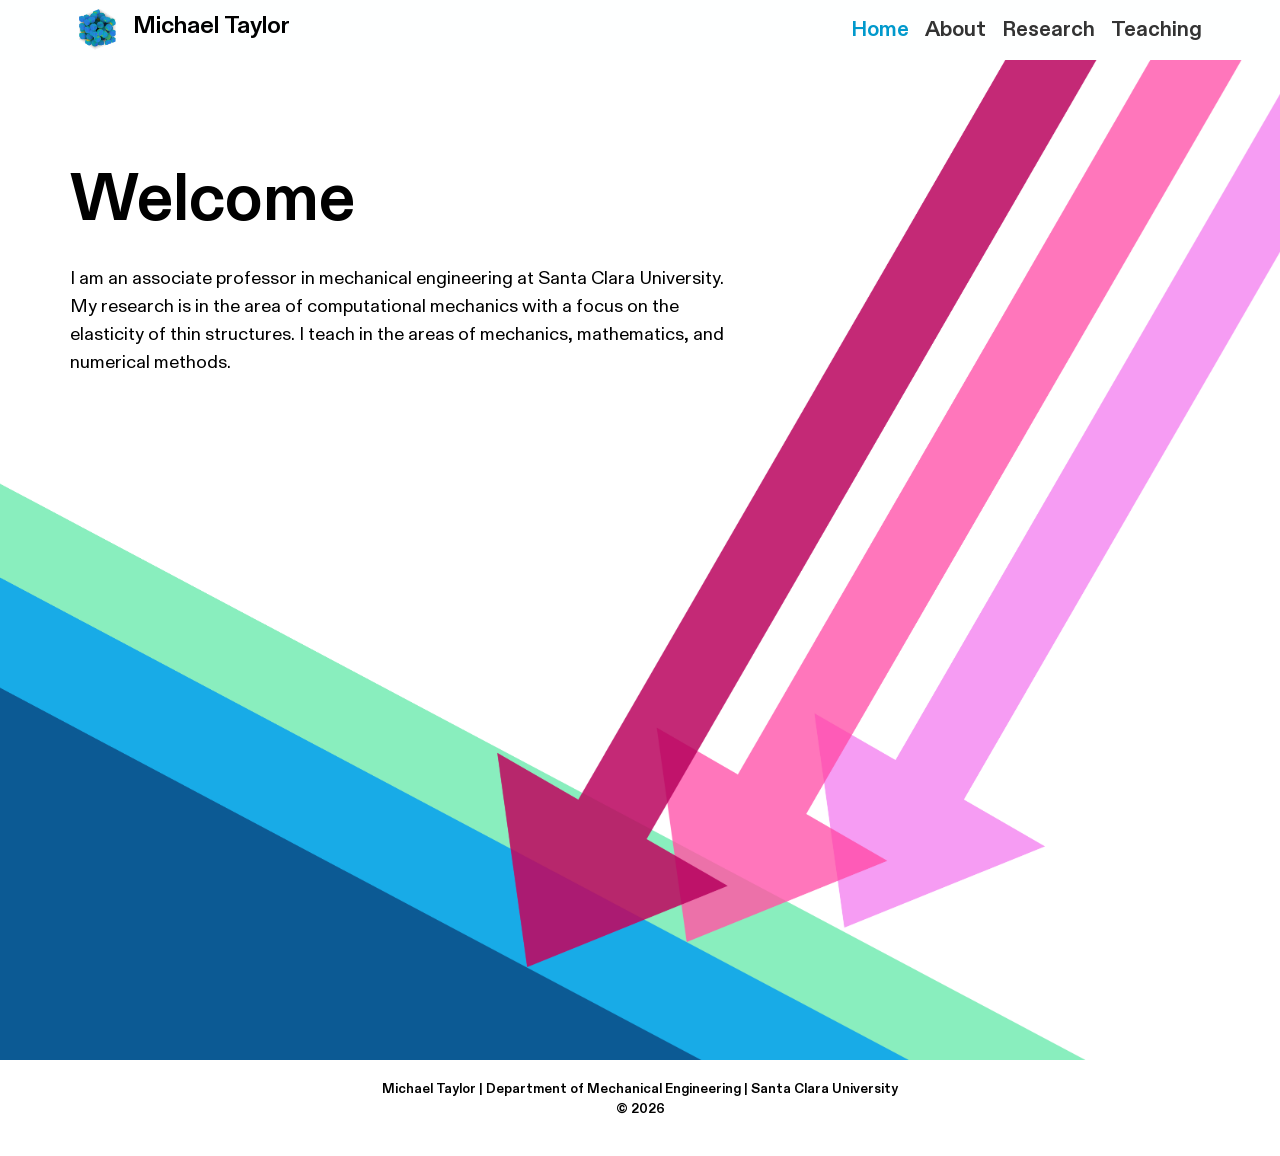
<file: index.html>
<!doctype html>
<html lang="en">
<head>
    <meta charset="utf-8">
    <meta name="keywords" content="">
    <meta name="description" content="">
    <meta name="viewport" content="width=device-width, initial-scale=1.0, viewport-fit=cover">
	<link rel="canonical" href="https://mickjt.github.io/">
	<meta name="robots" content="index, follow">
    <link rel="shortcut icon" type="image/png" href="favicon.png">
    
	<link rel="stylesheet" type="text/css" href="./css/bootstrap.min.css?1528">
	<link rel="stylesheet" type="text/css" href="style.css?191">
	<link rel="stylesheet" type="text/css" href="./css/animate.min.css?8458">
	
    <title>Home</title>


    
<!-- Analytics -->
 
<!-- Analytics END -->
    
</head>
<body>

<!-- Preloader -->
<div id="page-loading-blocs-notifaction" class="page-preloader"></div>
<!-- Preloader END -->


<!-- Main container -->
<div class="page-container">
    
<!-- bloc-0 -->
<div class="bloc bgc-1686 l-bloc sticky-nav" id="bloc-0">
	<div class="container bloc-sm bloc-no-padding-lg">
		<div class="row">
			<div class="col">
				<nav class="navbar navbar-light row navbar-expand-md pt-lg-0 pb-lg-0" role="navigation">
					<div class="container-fluid">
						<a class="navbar-brand img-protected link-style ltc-3036" href="./" data-active-page="active-page-link"><picture><source type="image/webp" srcset="img/particles.webp"><img src="img/particles.png" alt="logo" class="me-2" width="55" height="50"></picture>Michael Taylor</a>
						<button id="nav-toggle" type="button" class="ui-navbar-toggler navbar-toggler border-0 p-0 ms-auto" aria-expanded="false" aria-label="Toggle navigation" data-bs-toggle="collapse" data-bs-target=".navbar-31068">
							<span class="navbar-toggler-icon"><svg height="32" viewBox="0 0 32 32" width="32"><path class="svg-menu-icon" d="m2 9h28m-28 7h28m-28 7h28"></path></svg></span>
						</button>
						<div class="collapse navbar-collapse navbar-31068">
								<ul class="site-navigation nav navbar-nav ms-auto">
									<li class="nav-item">
										<a href="./" data-active-page="active-page-link" class="nav-link">Home</a>
									</li>
									<li class="nav-item">
										<a href="./about/" class="a-btn nav-link">About</a>
									</li>
									<li class="nav-item">
										<a href="./research/" class="a-btn nav-link">Research</a>
									</li>
									<li class="nav-item">
										<a href="./teaching/" class="a-btn nav-link">Teaching</a>
									</li>
								</ul>
							</div>
					</div>
				</nav>
			</div>
		</div>
	</div>
</div>
<!-- bloc-0 END -->

<!-- bloc-1 -->
<div class="bloc d-bloc bloc-bg-img" id="bloc-1">
	<div class="container bloc-lg">
		<div class="row">
			<div class="text-start col-lg-7">
				<h1 class="mb-4 h1-style">
					Welcome
				</h1>
				<p class="p-3-style">
					I am an associate professor in mechanical engineering at Santa Clara University. My research is in the area of computational mechanics with a focus on the elasticity of thin structures. I teach in the areas of mechanics, mathematics, and numerical methods.<br>
				</p>
			</div>
		</div>
	</div>
</div>
<!-- bloc-1 END -->

<!-- ScrollToTop Button -->
<button aria-label="Scroll to top button" class="bloc-button btn btn-d scrollToTop" onclick="scrollToTarget('1',this)"><svg xmlns="http://www.w3.org/2000/svg" width="22" height="22" viewBox="0 0 32 32"><path class="scroll-to-top-btn-icon" d="M30,22.656l-14-13-14,13"/></svg></button>
<!-- ScrollToTop Button END-->


<!-- bloc-6 -->
<div class="bloc l-bloc" id="bloc-6">
	<div class="container bloc-lg bloc-sm-lg">
		<div class="row">
			<div class="col-12">
				<p class="text-lg-center footer-style mx-auto d-block text-sm-center text-center">
					Michael Taylor | Department of Mechanical Engineering | Santa Clara University<br>© 2026
				</p>
			</div>
		</div>
	</div>
</div>
<!-- bloc-6 END -->

</div>
<!-- Main container END -->
    


<!-- Additional JS -->
<script src="./js/bootstrap.bundle.min.js?8088"></script>
<script src="./js/blocs.min.js?9020"></script>
<script src="./js/lazysizes.min.js" defer></script><!-- Additional JS END -->


</body>
</html>
</file>
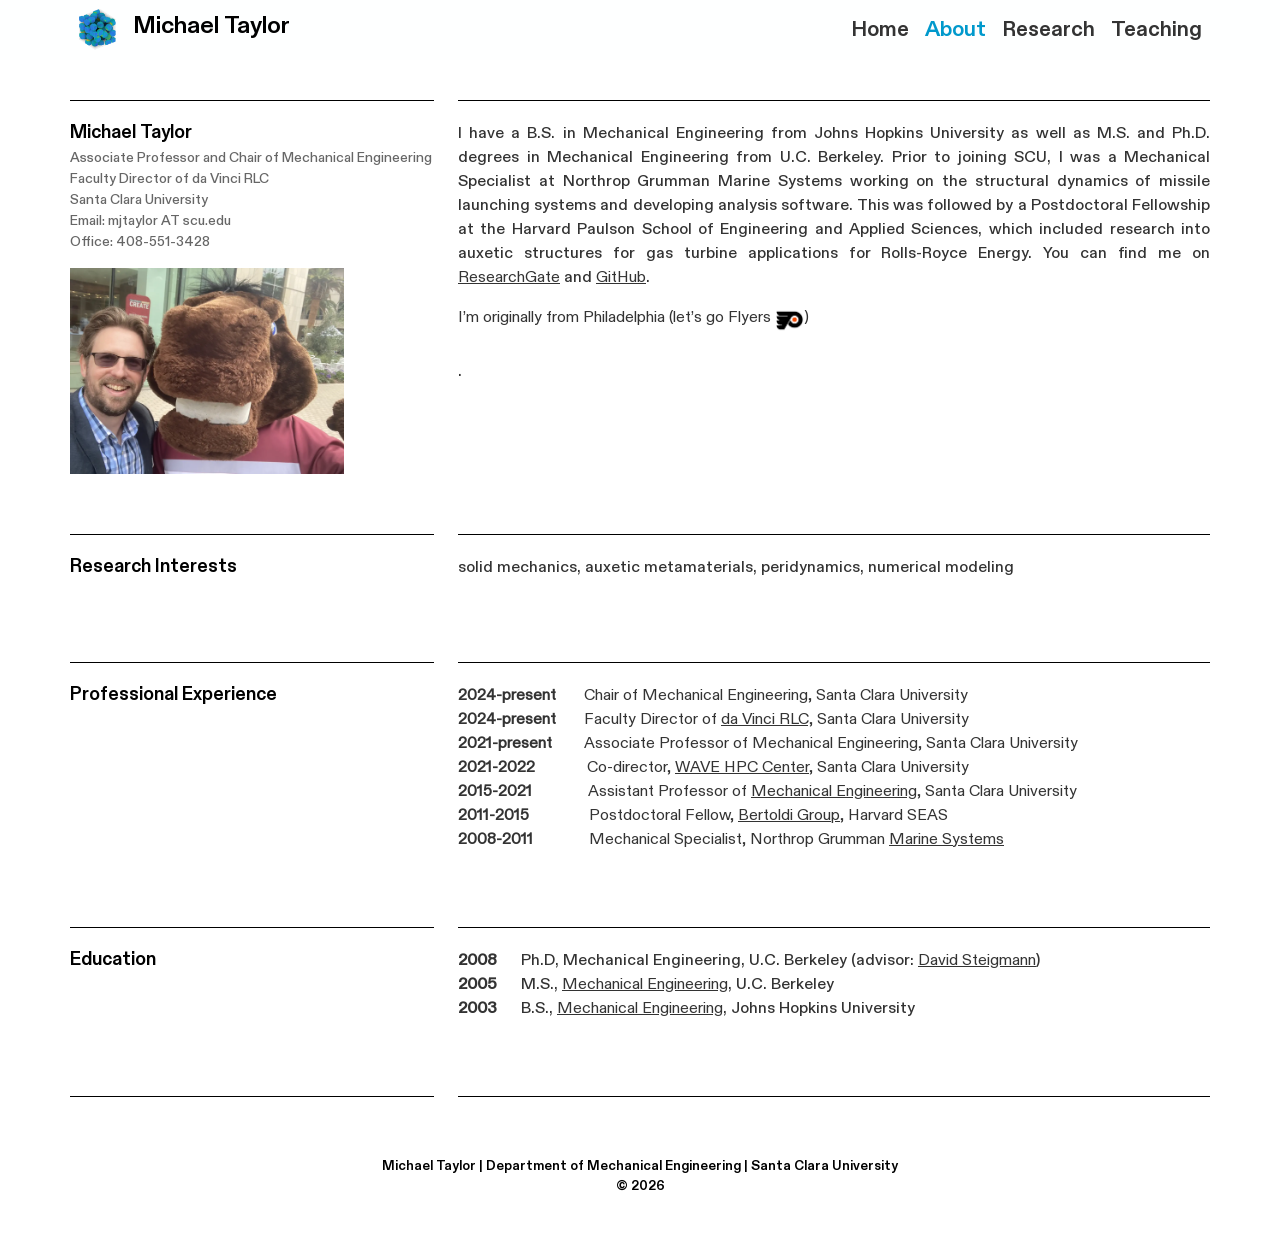
<file: about/index.html>
<!doctype html>
<html lang="en">
<head>
    <meta charset="utf-8">
    <meta name="keywords" content="">
    <meta name="description" content="">
    <meta name="viewport" content="width=device-width, initial-scale=1.0, viewport-fit=cover">
	<link rel="canonical" href="https://mickjt.github.io/about/">
	<meta name="robots" content="index, follow">
    <link rel="shortcut icon" type="image/png" href="../favicon.png">
    
	<link rel="stylesheet" type="text/css" href="../css/bootstrap.min.css?1528">
	<link rel="stylesheet" type="text/css" href="../style.css?191">
	<link rel="stylesheet" type="text/css" href="../css/animate.min.css?8458">
	
    <title>About</title>


    
<!-- Analytics -->
 
<!-- Analytics END -->
    
</head>
<body data-clean-url="true">

<!-- Preloader -->
<div id="page-loading-blocs-notifaction" class="page-preloader"></div>
<!-- Preloader END -->


<!-- Main container -->
<div class="page-container">
    
<!-- bloc-0 -->
<div class="bloc bgc-1686 l-bloc sticky-nav" id="bloc-0">
	<div class="container bloc-sm bloc-no-padding-lg">
		<div class="row">
			<div class="col">
				<nav class="navbar navbar-light row navbar-expand-md pt-lg-0 pb-lg-0" role="navigation">
					<div class="container-fluid">
						<a class="navbar-brand img-protected link-style ltc-3036" href="../"><picture><source type="image/webp" srcset="../img/particles.webp"><img src="../img/particles.png" alt="logo" class="me-2" width="55" height="50"></picture>Michael Taylor</a>
						<button id="nav-toggle" type="button" class="ui-navbar-toggler navbar-toggler border-0 p-0 ms-auto" aria-expanded="false" aria-label="Toggle navigation" data-bs-toggle="collapse" data-bs-target=".navbar-31068">
							<span class="navbar-toggler-icon"><svg height="32" viewBox="0 0 32 32" width="32"><path class="svg-menu-icon" d="m2 9h28m-28 7h28m-28 7h28"></path></svg></span>
						</button>
						<div class="collapse navbar-collapse navbar-31068">
								<ul class="site-navigation nav navbar-nav ms-auto">
									<li class="nav-item">
										<a href="../" class="nav-link">Home</a>
									</li>
									<li class="nav-item">
										<a href="." data-active-page="active-page-link" class="a-btn nav-link">About</a>
									</li>
									<li class="nav-item">
										<a href="../research/" class="a-btn nav-link">Research</a>
									</li>
									<li class="nav-item">
										<a href="../teaching/" class="a-btn nav-link">Teaching</a>
									</li>
								</ul>
							</div>
					</div>
				</nav>
			</div>
		</div>
	</div>
</div>
<!-- bloc-0 END -->

<!-- - -->
<div class="bloc none l-bloc" id="-">
	<div class="container bloc-lg bloc-sm-lg">
		<div class="row">
			<div class="col-sm-4 col text-start">
				<div class="divider-h divider">
				</div>
				<h5 class="mb-4 mb-lg-1 h5-style">
					<strong>Michael Taylor</strong>
				</h5>
				<p class="p-style">
					Associate Professor and Chair of Mechanical Engineering<br>Faculty Director of da Vinci RLC<br>Santa Clara University<br>Email: mjtaylor AT scu.edu<br>Office: 408-551-3428
				</p><picture><source type="image/webp" srcset="../img/lazyload-ph.png" data-srcset="../img/buckyTaylor.webp"><img src="../img/lazyload-ph.png" data-src="../img/buckyTaylor.png" class="img-fluid img-protected img-3-style float-lg-none lazyload" alt="buckyTaylor" width="274" height="206"></picture>
			</div>
			<div class="col-sm-8 col text-start offset-lg-0">
				<div class="divider-h divider">
				</div>
				<p class="text-justify p-2-style">
					I have a B.S. in Mechanical Engineering from Johns Hopkins University as well as M.S. and Ph.D. degrees in Mechanical Engineering from U.C. Berkeley. Prior to joining SCU, I was a Mechanical Specialist at Northrop Grumman Marine Systems working on the structural dynamics of missile launching systems and developing analysis software. This was followed by a Postdoctoral Fellowship at the Harvard Paulson School of Engineering and Applied Sciences, which included research into auxetic structures for gas turbine applications for Rolls-Royce Energy. You can find me on <a href="https://www.researchgate.net/profile/Michael_Taylor57" target="_blank">ResearchGate</a> and <a href="https://github.com/mickjt" target="_blank">GitHub</a>.<br>
				</p>
				<p class="mb-4">
					I’m originally from Philadelphia (let’s go Flyers&nbsp;<picture><source type="image/webp" srcset="../img/lazyload-ph.png" data-srcset="../img/flyers.webp"><img class="img-fluid img-protected img-flye-style lazyload" src="../img/lazyload-ph.png" data-src="../img/flyers.jpg" alt="flyers" width="29" height="29"></picture>)
				</p>
				<p class="text-justify p-2-style">
					.
				</p>
			</div>
		</div>
	</div>
</div>
<!-- - END -->

<!-- bloc-3 -->
<div class="bloc l-bloc" id="bloc-3">
	<div class="container bloc-lg bloc-sm-lg">
		<div class="row">
			<div class="col-sm-4 col text-start">
				<div class="divider-h divider">
				</div>
				<h5 class="mb-4 h5-style">
					<strong>Research Interests</strong>
				</h5>
			</div>
			<div class="col-sm-8 col text-start">
				<div class="divider-h divider">
				</div>
				<p class="p-2-style">
					solid mechanics, auxetic metamaterials, peridynamics, numerical modeling
				</p>
			</div>
		</div>
	</div>
</div>
<!-- bloc-3 END -->

<!-- bloc-4 -->
<div class="bloc l-bloc none" id="bloc-4">
	<div class="container bloc-lg bloc-sm-lg">
		<div class="row">
			<div class="col-sm-4 col text-start">
				<div class="divider-h divider">
				</div>
				<h5 class="mb-4 h5-style">
					<strong>Professional Experience</strong>
				</h5>
			</div>
			<div class="col-sm-8 col text-start">
				<div class="divider-h divider">
				</div>
				<p class="btn-resize-mode p-5-style text-lg-start float-lg-none">
					<strong>2024-present &nbsp; &nbsp; &nbsp;&nbsp;</strong>Chair of Mechanical Engineering, Santa Clara University<br><strong>2024-present &nbsp; &nbsp; &nbsp;&nbsp;</strong>Faculty Director of <a href="https://www.scu.edu/living/discover/fysy/casa/" target="_blank">da Vinci RLC,</a> Santa Clara University<strong><br>2021-present &nbsp; &nbsp; &nbsp; &nbsp;</strong>Associate Professor of Mechanical Engineering, Santa Clara University<br><strong>2021-2022&nbsp;</strong>&nbsp; &nbsp; &nbsp; &nbsp; &nbsp; &nbsp; Co-director, <a href="https://www.scu.edu/wave/" target="_blank">WAVE HPC Center</a>, Santa Clara University <br><strong>2015-2021</strong>&nbsp; &nbsp; &nbsp; &nbsp; &nbsp; &nbsp; &nbsp; Assistant Professor of <a href="https://www.scu.edu/engineering/academic-programs/department-of-mechanical-engineering/" target="_blank">Mechanical Engineering</a>, Santa Clara University<br><strong>2011-2015</strong>&nbsp; &nbsp; &nbsp; &nbsp; &nbsp; &nbsp; &nbsp; &nbsp;Postdoctoral Fellow, <a href="https://bertoldi.seas.harvard.edu" target="_blank">Bertoldi Group</a>, Harvard SEAS<br><strong>2008-2011</strong>&nbsp; &nbsp; &nbsp; &nbsp; &nbsp; &nbsp; &nbsp; Mechanical Specialist, Northrop Grumman <a href="https://www.northropgrumman.com/careers/northrop-grumman-in-sunnyvale-california/" target="_blank">Marine Systems</a>
				</p>
			</div>
		</div>
	</div>
</div>
<!-- bloc-4 END -->

<!-- bloc-5 -->
<div class="bloc l-bloc" id="bloc-5">
	<div class="container bloc-lg bloc-sm-lg">
		<div class="row">
			<div class="col-sm-4 col text-start">
				<div class="divider-h divider">
				</div>
				<h5 class="mb-4 h5-style">
					<strong>Education</strong>
				</h5>
			</div>
			<div class="col-sm-8 col text-start">
				<div class="divider-h divider">
				</div>
				<p class="p-2-style text-justify">
					<strong>2008</strong>&nbsp; &nbsp; &nbsp; Ph.D, Mechanical Engineering, U.C. Berkeley (advisor: <a href="https://me.berkeley.edu/people/david-steigmann/" target="_blank">David Steigmann</a>)<br><strong>2005</strong>&nbsp; &nbsp; &nbsp; M.S., <a href="https://me.berkeley.edu" target="_blank">Mechanical Engineering</a>, U.C. Berkeley<br><strong>2003</strong>&nbsp; &nbsp; &nbsp; B.S., <a href="https://me.jhu.edu" target="_blank">Mechanical Engineering</a>, Johns Hopkins University<br>
				</p>
			</div>
		</div>
	</div>
</div>
<!-- bloc-5 END -->

<!-- bloc-6 -->
<div class="bloc l-bloc" id="bloc-6">
	<div class="container bloc-lg bloc-sm-lg">
		<div class="row">
			<div class="col-sm-4 col text-start">
				<div class="divider-h divider">
				</div>
			</div>
			<div class="col-sm-8 col text-start">
				<div class="divider-h divider">
				</div>
			</div>
		</div>
	</div>
</div>
<!-- bloc-6 END -->

<!-- ScrollToTop Button -->
<button aria-label="Scroll to top button" class="bloc-button btn btn-d scrollToTop" onclick="scrollToTarget('1',this)"><svg xmlns="http://www.w3.org/2000/svg" width="22" height="22" viewBox="0 0 32 32"><path class="scroll-to-top-btn-icon" d="M30,22.656l-14-13-14,13"/></svg></button>
<!-- ScrollToTop Button END-->


<!-- bloc-6 -->
<div class="bloc l-bloc" id="bloc-6">
	<div class="container bloc-lg bloc-sm-lg">
		<div class="row">
			<div class="col-12">
				<p class="text-lg-center footer-style mx-auto d-block text-sm-center text-center">
					Michael Taylor | Department of Mechanical Engineering | Santa Clara University<br>© 2026
				</p>
			</div>
		</div>
	</div>
</div>
<!-- bloc-6 END -->

</div>
<!-- Main container END -->
    


<!-- Additional JS -->
<script src="../js/bootstrap.bundle.min.js?8088"></script>
<script src="../js/blocs.min.js?9020"></script>
<script src="../js/lazysizes.min.js" defer></script><!-- Additional JS END -->


</body>
</html>
</file>
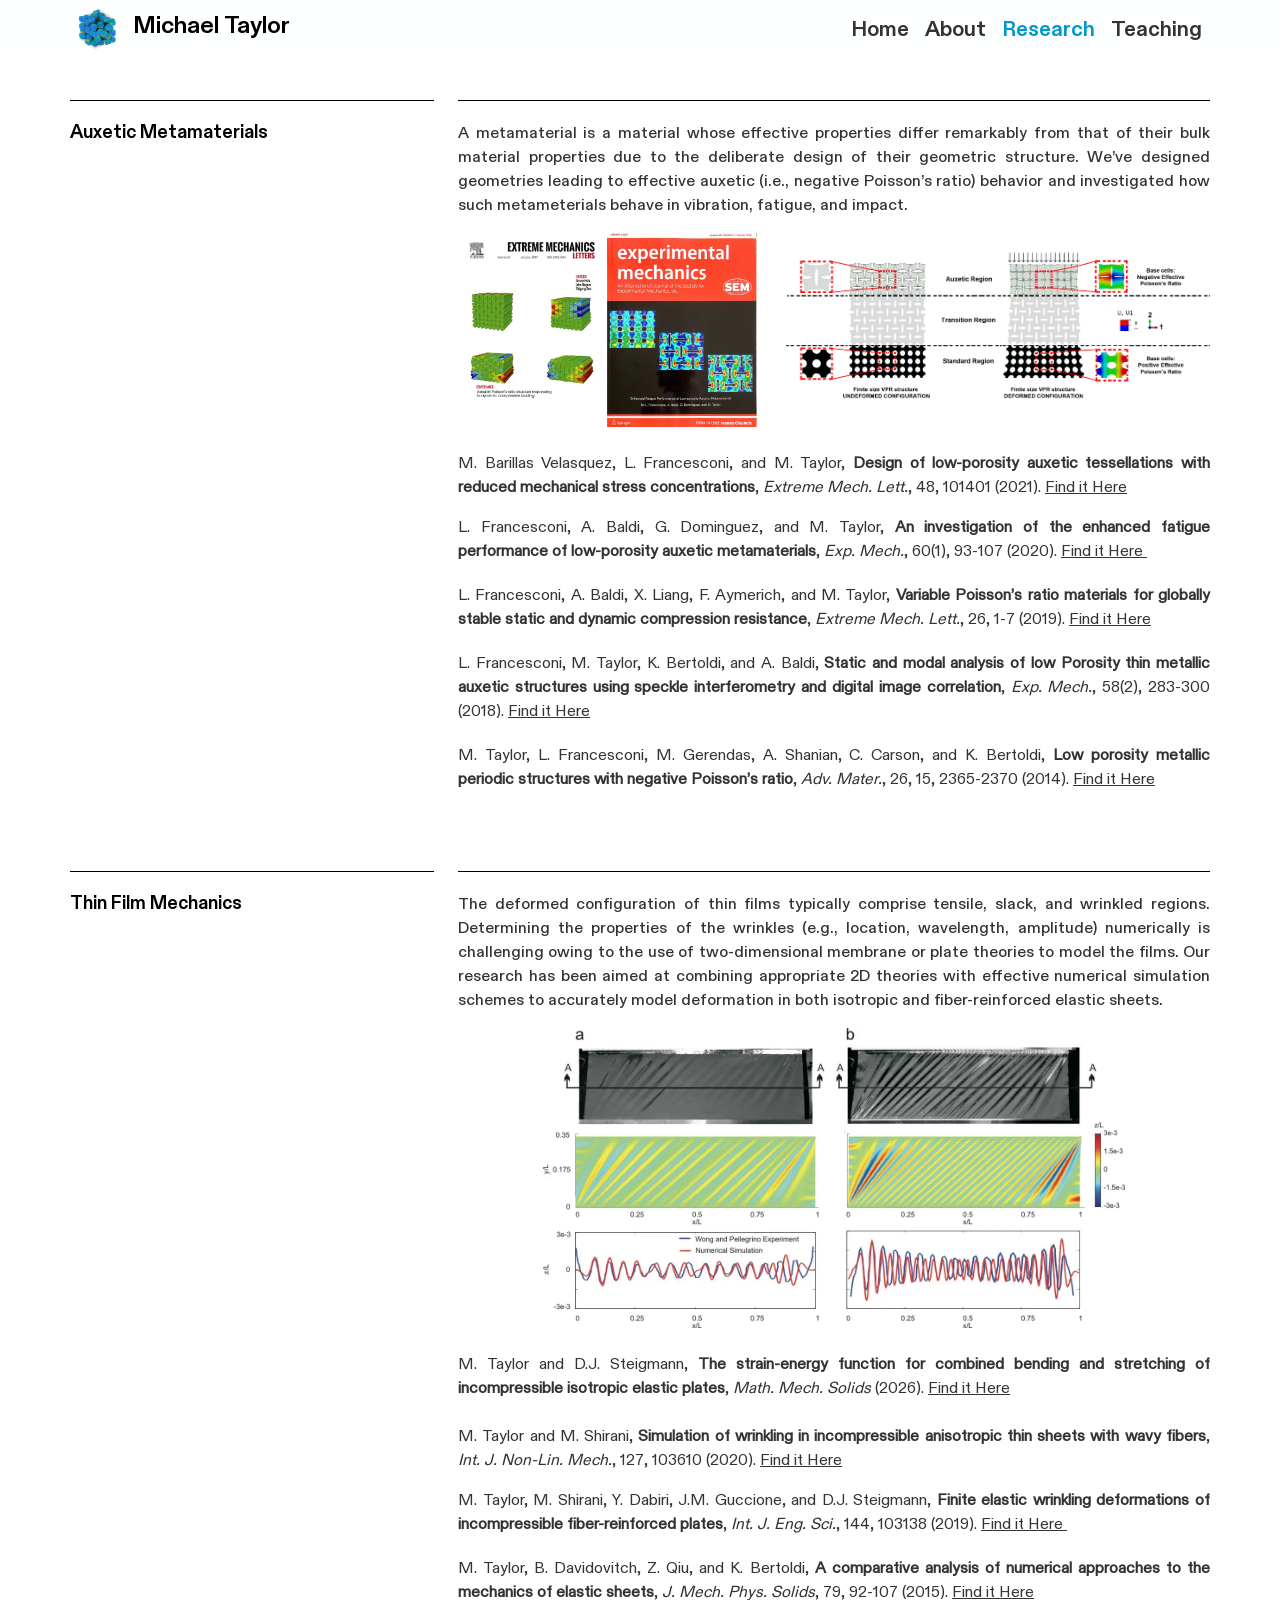
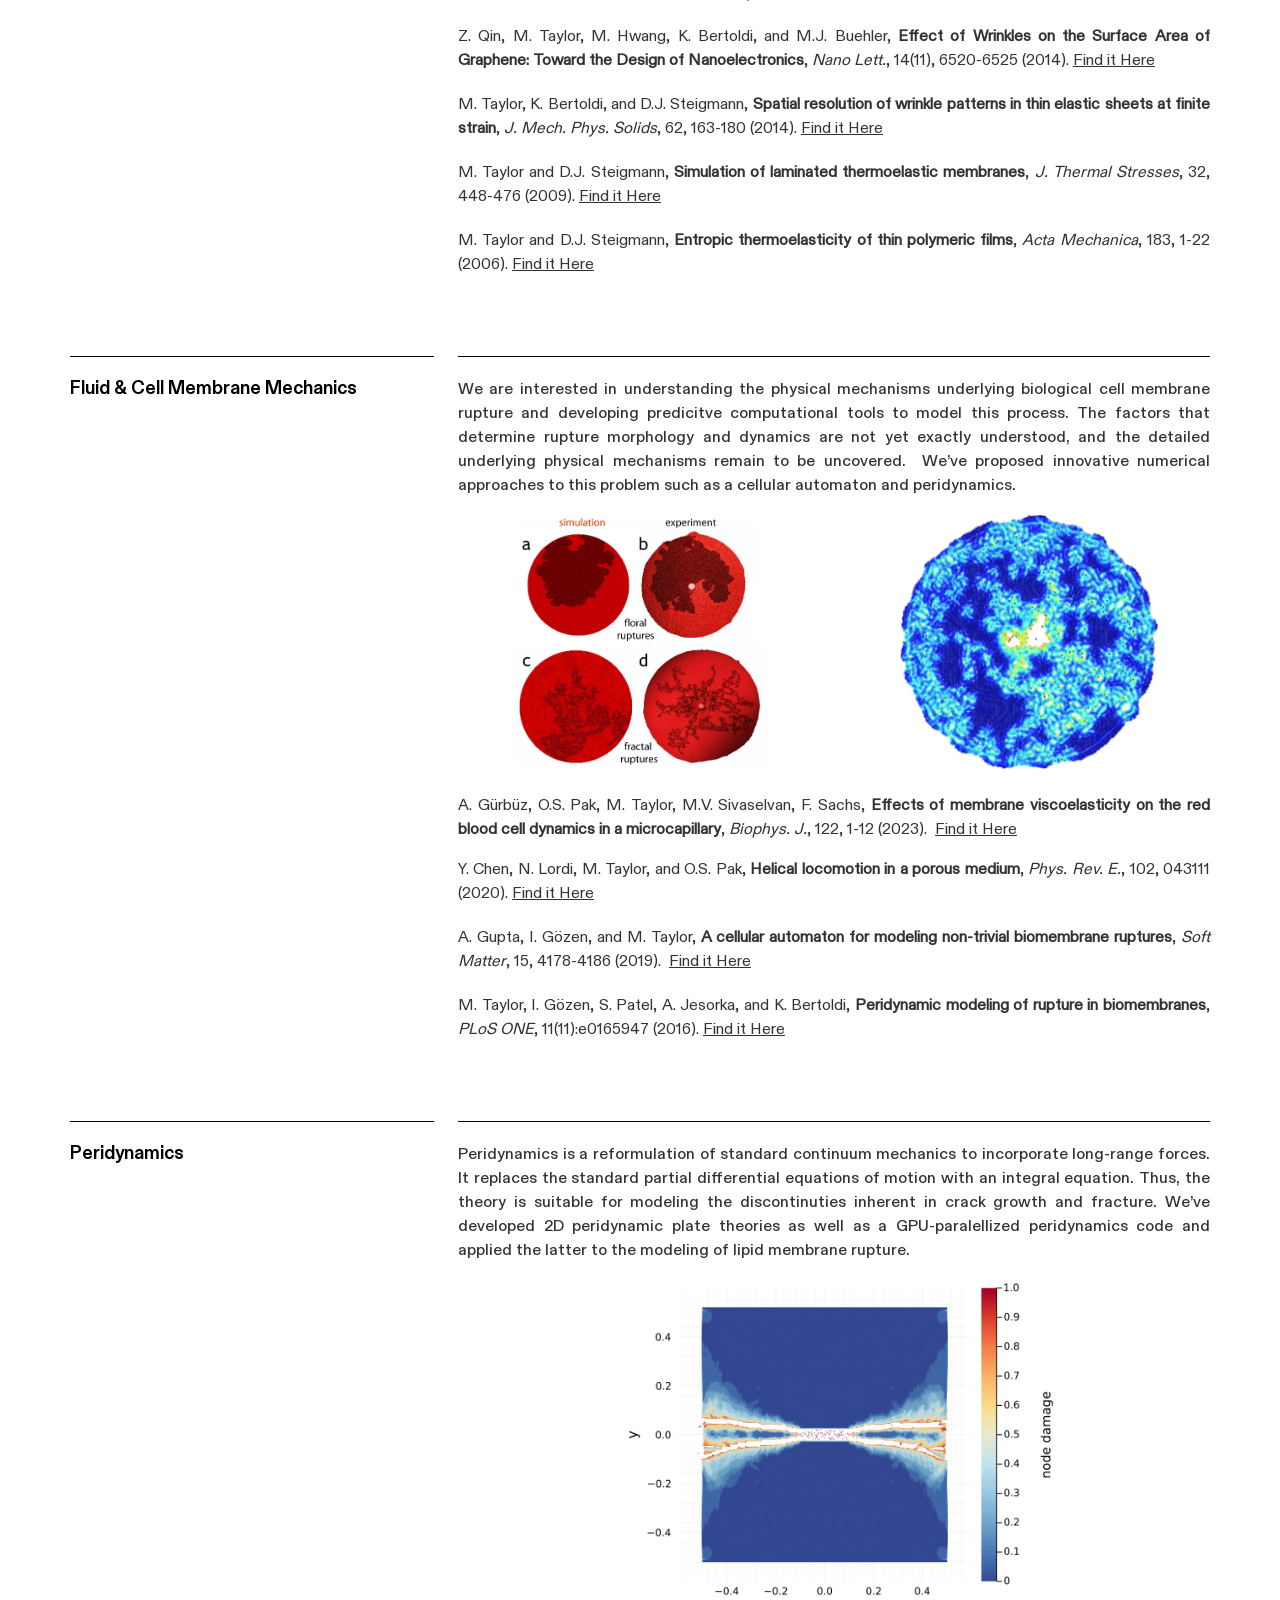
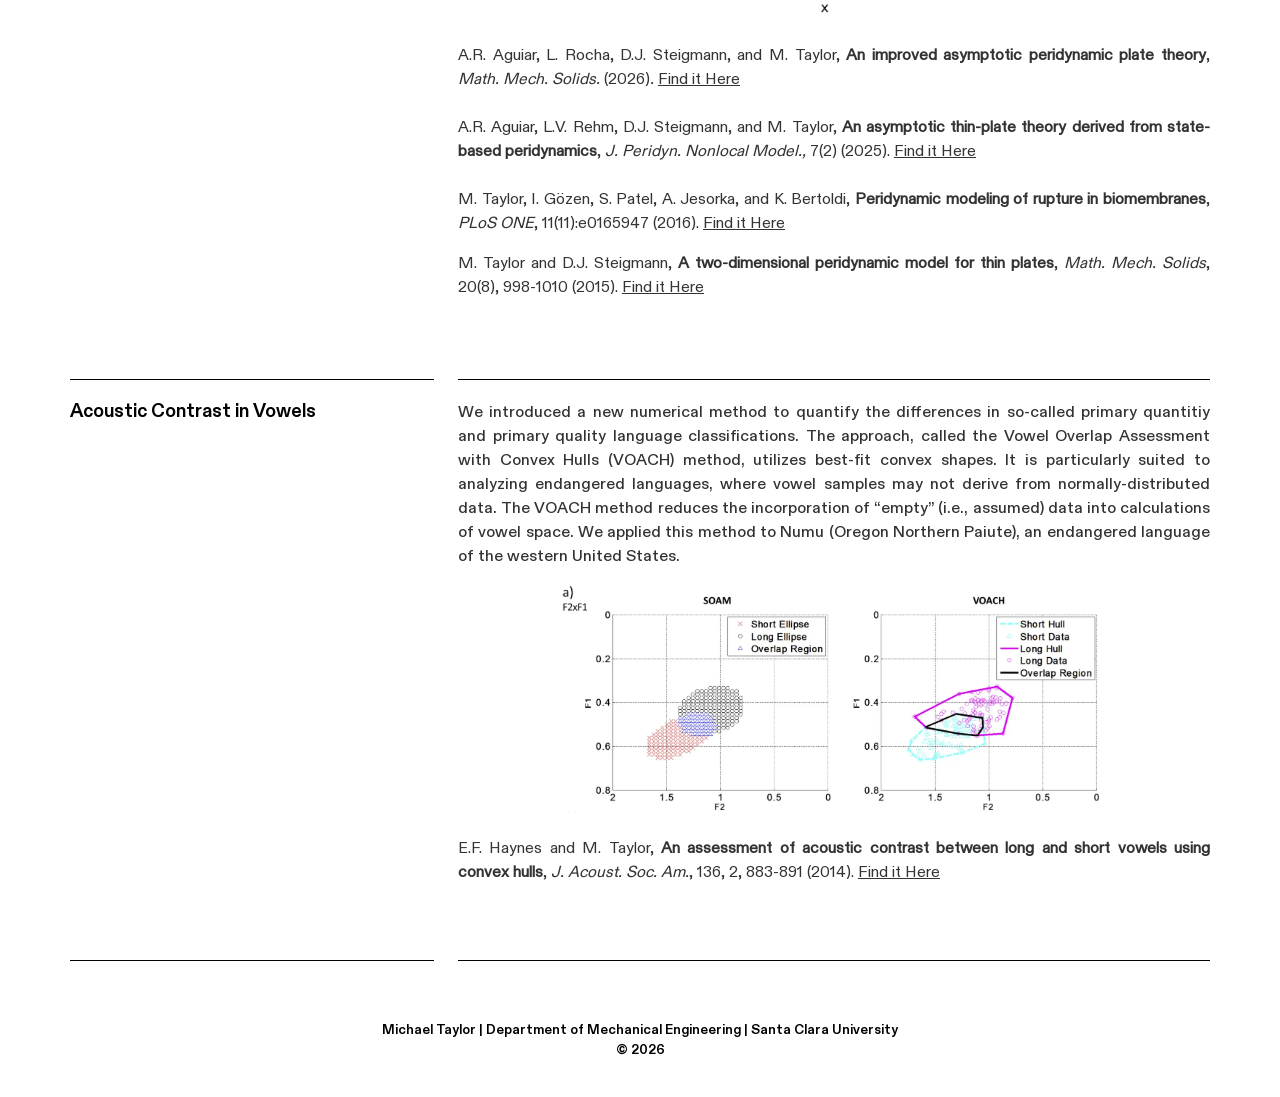
<file: research/index.html>
<!doctype html>
<html lang="en">
<head>
    <meta charset="utf-8">
    <meta name="keywords" content="">
    <meta name="description" content="">
    <meta name="viewport" content="width=device-width, initial-scale=1.0, viewport-fit=cover">
	<link rel="canonical" href="https://mickjt.github.io/research/">
	<meta name="robots" content="index, follow">
    <link rel="shortcut icon" type="image/png" href="../favicon.png">
    
	<link rel="stylesheet" type="text/css" href="../css/bootstrap.min.css?1528">
	<link rel="stylesheet" type="text/css" href="../style.css?191">
	<link rel="stylesheet" type="text/css" href="../css/animate.min.css?8458">
	
    <title>Research</title>


    
<!-- Analytics -->
 
<!-- Analytics END -->
    
</head>
<body data-clean-url="true">

<!-- Preloader -->
<div id="page-loading-blocs-notifaction" class="page-preloader"></div>
<!-- Preloader END -->


<!-- Main container -->
<div class="page-container">
    
<!-- bloc-0 -->
<div class="bloc bgc-1686 l-bloc sticky-nav" id="bloc-0">
	<div class="container bloc-sm bloc-no-padding-lg">
		<div class="row">
			<div class="col">
				<nav class="navbar navbar-light row navbar-expand-md pt-lg-0 pb-lg-0" role="navigation">
					<div class="container-fluid">
						<a class="navbar-brand img-protected link-style ltc-3036" href="../"><picture><source type="image/webp" srcset="../img/particles.webp"><img src="../img/particles.png" alt="logo" class="me-2" width="55" height="50"></picture>Michael Taylor</a>
						<button id="nav-toggle" type="button" class="ui-navbar-toggler navbar-toggler border-0 p-0 ms-auto" aria-expanded="false" aria-label="Toggle navigation" data-bs-toggle="collapse" data-bs-target=".navbar-31068">
							<span class="navbar-toggler-icon"><svg height="32" viewBox="0 0 32 32" width="32"><path class="svg-menu-icon" d="m2 9h28m-28 7h28m-28 7h28"></path></svg></span>
						</button>
						<div class="collapse navbar-collapse navbar-31068">
								<ul class="site-navigation nav navbar-nav ms-auto">
									<li class="nav-item">
										<a href="../" class="nav-link">Home</a>
									</li>
									<li class="nav-item">
										<a href="../about/" class="a-btn nav-link">About</a>
									</li>
									<li class="nav-item">
										<a href="." data-active-page="active-page-link" class="a-btn nav-link">Research</a>
									</li>
									<li class="nav-item">
										<a href="../teaching/" class="a-btn nav-link">Teaching</a>
									</li>
								</ul>
							</div>
					</div>
				</nav>
			</div>
		</div>
	</div>
</div>
<!-- bloc-0 END -->

<!-- bloc-6 -->
<div class="bloc l-bloc" id="bloc-6">
	<div class="container bloc-lg bloc-sm-lg">
		<div class="row">
			<div class="col-sm-4 col text-start">
				<div class="divider-h divider">
				</div>
				<h5 class="mb-4 h5-style">
					Auxetic Metamaterials
				</h5>
			</div>
			<div class="col-sm-8 col text-start">
				<div class="divider-h divider">
				</div>
				<p class="p-2-style">
					A metamaterial is a material whose effective properties differ remarkably from that of their bulk material properties due to the deliberate design of their geometric structure. We’ve designed geometries leading to effective auxetic (i.e., negative Poisson’s ratio) behavior and investigated how such metameterials behave in vibration, fatigue, and impact.
				</p>
				<div class="row">
					<div class="col-lg-5">
						<picture><source type="image/webp" srcset="../img/lazyload-ph.png" data-srcset="../img/auxeticCovers.webp"><img src="../img/lazyload-ph.png" data-src="../img/auxeticCovers.png" class="img-fluid img-protected img-style float-lg-none lazyload" alt="auxeticCovers" width="299" height="194"></picture>
					</div>
					<div class="col">
						<picture><source type="image/webp" srcset="../img/lazyload-ph.png" data-srcset="../img/vprTaylor.webp"><img src="../img/lazyload-ph.png" data-src="../img/vprTaylor.png" class="img-fluid img-protected img-vprtayl-style float-lg-none lazyload" alt="vprTaylor" width="429" height="189"></picture>
					</div>
				</div>
				<p class="float-lg-none text-justify mt-lg-4">
					M. Barillas Velasquez, L. Francesconi, and M. Taylor, <strong>Design of low-porosity auxetic tessellations with reduced mechanical stress concentrations</strong>, <i>Extreme Mech. Lett.</i>, 48, 101401 (2021).&nbsp;<a class="" href="https://www.sciencedirect.com/science/article/abs/pii/S2352431621001358" target="_blank">Find it Here</a>
				</p>
				<p class="float-lg-none mg-md text-justify">
					L. Francesconi, A. Baldi, G. Dominguez, and M. Taylor, <strong>An investigation of the enhanced fatigue performance of low-porosity auxetic metamaterials</strong>, <i>Exp. Mech.</i>, 60(1), 93-107 (2020).&nbsp;<a class="" href="https://link.springer.com/article/10.1007/s11340-019-00539-7" target="_blank">Find it Here&nbsp;</a>
				</p>
				<p class="float-lg-none mg-md text-justify">
					L. Francesconi, A. Baldi, X. Liang, F. Aymerich, and M. Taylor, <strong>Variable Poisson’s ratio materials for globally stable static and dynamic compression resistance</strong>, <i>Extreme Mech. Lett.</i>, 26, 1-7 (2019).&nbsp;<a class="" href="https://www.sciencedirect.com/science/article/pii/S2352431618302074" target="_blank">Find it Here</a>
				</p>
				<p class="mg-md text-justify">
					L. Francesconi, M. Taylor, K. Bertoldi, and A. Baldi, <strong>Static and modal analysis of low Porosity thin metallic auxetic structures using speckle interferometry and digital image correlation</strong>, <i>Exp. Mech.</i>, 58(2), 283-300 (2018).&nbsp;<a class="" href="https://link.springer.com/article/10.1007/s11340-017-0345-4" target="_blank">Find it Here</a><br>
				</p>
				<p class="mg-md text-justify">
					M. Taylor, L. Francesconi, M. Gerendas, A. Shanian, C. Carson, and K. Bertoldi, <strong>Low porosity metallic periodic structures with negative Poisson’s ratio</strong>, <i>Adv. Mater.</i>, 26, 15, 2365-2370 (2014).&nbsp;<a class="" href="http://onlinelibrary.wiley.com/wol1/doi/10.1002/adma.201304464/abstract" target="_blank">Find it Here</a>
				</p>
			</div>
		</div>
	</div>
</div>
<!-- bloc-6 END -->

<!-- bloc-7 -->
<div class="bloc l-bloc" id="bloc-7">
	<div class="container bloc-lg bloc-sm-lg">
		<div class="row">
			<div class="col-sm-4 col text-start">
				<div class="divider-h divider">
				</div>
				<h5 class="mb-4 h5-style">
					Thin Film Mechanics
				</h5>
			</div>
			<div class="col-sm-8 col text-start">
				<div class="divider-h divider">
				</div>
				<p class="p-2-style">
					The deformed configuration of thin films typically comprise tensile, slack, and wrinkled regions. Determining the properties of the wrinkles (e.g., location, wavelength, amplitude) numerically is challenging owing to the use of two-dimensional membrane or plate theories to model the films. Our research has been aimed at combining appropriate 2D theories with effective numerical simulation schemes to accurately model deformation in both isotropic and fiber-reinforced elastic sheets.
				</p><picture><source type="image/webp" srcset="../img/lazyload-ph.png" data-srcset="../img/jmpsTaylor.webp"><img src="../img/lazyload-ph.png" data-src="../img/jmpsTaylor.jpg" class="img-fluid img-protected mx-auto d-block img-bloc-7-style lazyload" alt="placeholder image" width="582" height="300"></picture>
				<p class="float-lg-none text-justify mt-lg-4">
					M. Taylor and D.J. Steigmann, <strong>The strain-energy function for combined bending and stretching of incompressible isotropic elastic plates</strong>, <i>Math. Mech. Solids&nbsp;</i>(2026).&nbsp;<a class="" href="https://journals.sagepub.com/doi/full/10.1177/10812865261485716" target="_blank">Find it Here</a>&nbsp;
				</p>
				<p class="float-lg-none text-justify mt-lg-4">
					M. Taylor and M. Shirani, <strong>Simulation of wrinkling in incompressible anisotropic thin sheets with wavy fibers</strong>, <i>Int. J. Non-Lin. Mech.</i>, 127, 103610 (2020).&nbsp;<a class="" href="https://www.sciencedirect.com/science/article/pii/S0020746220302729?dgcid=author" target="_blank">Find it Here</a>&nbsp;
				</p>
				<p class="float-lg-none mg-md text-justify">
					M. Taylor, M. Shirani, Y. Dabiri, J.M. Guccione, and D.J. Steigmann, <strong>Finite elastic wrinkling deformations of incompressible fiber-reinforced plates</strong>, <i>Int. J. Eng. Sci.</i>, 144, 103138 (2019).&nbsp;<a class="" href="https://www.sciencedirect.com/science/article/abs/pii/S0020722519316039" target="_blank">Find it Here&nbsp;</a>
				</p>
				<p class="mg-md p-16-style text-justify">
					M. Taylor, B. Davidovitch, Z. Qiu, and K. Bertoldi, <strong>A comparative analysis of numerical approaches to the mechanics of elastic sheets</strong>, <i>J. Mech. Phys. Solids</i>, 79, 92-107 (2015).&nbsp;<a class="" href="http://www.sciencedirect.com/science/article/pii/S0022509615000769" target="_blank">Find it Here</a>
				</p>
				<p class="mg-md text-justify">
					Z. Qin, M. Taylor, M. Hwang, K. Bertoldi, and M.J. Buehler, <strong>Effect of Wrinkles on the Surface Area of Graphene: Toward the Design of Nanoelectronics</strong>, <i>Nano Lett.</i>, 14(11), 6520-6525 (2014).&nbsp;<a class="" href="http://pubs.acs.org/doi/abs/10.1021/nl503097u" target="_blank">Find it Here</a>
				</p>
				<p class="mg-md text-justify">
					M. Taylor, K. Bertoldi, and D.J. Steigmann, <strong>Spatial resolution of wrinkle patterns in thin elastic sheets at finite strain</strong>, <i>J. Mech. Phys. Solids</i>, 62, 163-180 (2014).&nbsp;<a class="" href="http://www.sciencedirect.com/science/article/pii/S0022509613002081?np=y&npKey=684048afaec43c8dda3e8a35823adb35fe134462d968e55d9d2e27b48cd25bc1" target="_blank">Find it Here</a>
				</p>
				<p class="mg-md text-justify">
					M. Taylor and D.J. Steigmann, <strong>Simulation of laminated thermoelastic membranes</strong>, <i>J. Thermal Stresses</i>, 32, 448-476 (2009).&nbsp;<a class="" href="http://www.tandfonline.com/doi/abs/10.1080/01495730802637423?journalCode=uths20" target="_blank">Find it Here</a>
				</p>
				<p class="mg-md text-justify">
					M. Taylor and D.J. Steigmann, <strong>Entropic thermoelasticity of thin polymeric films</strong>, <i>Acta Mechanica</i>, 183, 1-22 (2006).&nbsp;<a class="" href="http://link.springer.com/article/10.1007/s00707-005-0303-6" target="_blank">Find it Here</a>
				</p>
			</div>
		</div>
	</div>
</div>
<!-- bloc-7 END -->

<!-- bloc-8 -->
<div class="bloc l-bloc" id="bloc-8">
	<div class="container bloc-lg bloc-sm-lg">
		<div class="row">
			<div class="col-sm-4 col text-start">
				<div class="divider-h divider">
				</div>
				<h5 class="mb-4 h5-style">
					Fluid & Cell Membrane Mechanics
				</h5>
			</div>
			<div class="col-sm-8 col text-start">
				<div class="divider-h divider">
				</div>
				<p class="p-2-style">
					We are interested in understanding the physical mechanisms underlying biological cell membrane rupture and developing predicitve computational tools to model this process. The factors that determine rupture morphology and dynamics are not yet exactly understood, and the detailed underlying physical mechanisms remain to be uncovered. &nbsp;We’ve proposed innovative numerical approaches to this problem such as a cellular automaton and peridynamics.
				</p>
				<div class="row">
					<div class="col-lg-6">
						<picture><source type="image/webp" srcset="../img/lazyload-ph.png" data-srcset="../img/GuptaGozenTaylor_lipidCA.webp"><img src="../img/lazyload-ph.png" data-src="../img/GuptaGozenTaylor_lipidCA.jpeg" class="img-fluid img-protected mx-auto d-block img-bloc-8-style lazyload" alt="placeholder image" width="252" height="256"></picture>
					</div>
					<div class="col">
						<picture><source type="image/webp" srcset="../img/lazyload-ph.png" data-srcset="../img/pdLipidRupture.webp"><img src="../img/lazyload-ph.png" data-src="../img/pdLipidRupture.png" class="img-fluid img-protected mx-auto d-block img-pdlipidruptu-style lazyload" alt="pdLipidRupture" width="261" height="256"></picture>
					</div>
				</div>
				<p class="float-lg-none text-justify mt-lg-4">
					A. Gürbüz, O.S. Pak, M. Taylor, M.V. Sivaselvan, F. Sachs, <strong>Effects of membrane viscoelasticity on the red blood cell dynamics in a microcapillary</strong>, <i>Biophys. J.</i>, 122, 1-12 (2023). &nbsp;<a class="" href="https://www.cell.com/biophysj/pdf/S0006-3495(23)00026-7.pdf" target="_blank">Find it Here</a>
				</p>
				<p class="float-lg-none mg-md text-justify">
					Y. Chen, N. Lordi, M. Taylor, and O.S. Pak, <strong>Helical locomotion in a porous medium</strong>, <i>Phys. Rev. E.</i>, 102, 043111 (2020).&nbsp;<a class="" href="https://journals.aps.org/pre/abstract/10.1103/PhysRevE.102.043111" target="_blank">Find it Here</a>
				</p>
				<p class="float-lg-none mg-md text-justify">
					A. Gupta, I. Gözen, and M. Taylor, <strong>A cellular automaton for modeling non-trivial biomembrane ruptures</strong>, <i>Soft Matter</i>, 15, 4178-4186 (2019). &nbsp;<a class="" href="https://pubs.rsc.org/en/content/articlelanding/2019/sm/c8sm02032a#!divAbstract" target="_blank">Find it Here</a>
				</p>
				<p class="mg-md text-justify">
					M. Taylor, I. Gözen, S. Patel, A. Jesorka, and K. Bertoldi, <strong>Peridynamic modeling of rupture in biomembranes</strong>, <i>PLoS ONE</i>, 11(11):e0165947 (2016).&nbsp;<a class="" href="http://journals.plos.org/plosone/article?id=10.1371/journal.pone.0165947" target="_blank">Find it Here</a><br>
				</p>
			</div>
		</div>
	</div>
</div>
<!-- bloc-8 END -->

<!-- bloc-11 -->
<div class="bloc l-bloc" id="bloc-11">
	<div class="container bloc-lg bloc-sm-lg">
		<div class="row">
			<div class="col-sm-4 col text-start">
				<div class="divider-h divider">
				</div>
				<h5 class="mb-4 h5-style">
					Peridynamics
				</h5>
			</div>
			<div class="col-sm-8 col text-start">
				<div class="divider-h divider">
				</div>
				<p class="p-2-style">
					Peridynamics is a reformulation of standard continuum mechanics to incorporate long-range forces. It replaces the standard partial differential equations of motion with an integral equation. Thus, the theory is suitable for modeling the discontinuties inherent in crack growth and fracture. We’ve developed 2D peridynamic plate theories as well as a GPU-paralellized peridynamics code and applied the latter to the modeling of lipid membrane rupture.
				</p>
				<div class="row">
					<div class="col">
						<picture><source type="image/webp" srcset="../img/lazyload-ph.png" data-srcset="../img/M%260_Ex9p2_Fast_SethHill_largerDT.webp"><img src="../img/lazyload-ph.png" data-src="../img/M%260_Ex9p2_Fast_SethHill_largerDT.png" class="img-fluid img-protected mx-auto d-block img-bloc-11-style lazyload" alt="M%260_Ex9p2_Fast_SethHill_largerDT" width="511" height="341"></picture>
					</div>
				</div>
				<p class="text-justify mt-lg-4">
					A.R. Aguiar, L. Rocha, D.J. Steigmann, and M. Taylor, <strong>An improved asymptotic peridynamic plate theory</strong>, <i>Math. Mech. Solids.</i> (2026)<i>.</i> <a href="https://journals.sagepub.com/doi/full/10.1177/10812865261501091" target="_blank">Find it Here</a><br>
				</p>
				<p class="text-justify mt-lg-4">
					A.R. Aguiar, L.V. Rehm, D.J. Steigmann, and M. Taylor, <strong>An asymptotic thin-plate theory derived from state-based peridynamics</strong>, <i>J. Peridyn. Nonlocal Model.,</i> 7(2) (2025). <a href="https://link.springer.com/article/10.1007/s42102-025-00126-6" target="_blank">Find it Here</a><br>
				</p>
				<p class="text-justify mt-lg-4">
					M. Taylor, I. Gözen, S. Patel, A. Jesorka, and K. Bertoldi, <strong>Peridynamic modeling of rupture in biomembranes</strong>, <i>PLoS ONE</i>, 11(11):e0165947 (2016).&nbsp;<a class="" href="http://journals.plos.org/plosone/article?id=10.1371/journal.pone.0165947" target="_blank">Find it Here</a><br>
				</p>
				<p class="mg-md text-justify">
					M. Taylor and D.J. Steigmann, <strong>A two-dimensional peridynamic model for thin plates</strong>, <i>Math. Mech. Solids</i>, 20(8), 998-1010 (2015).&nbsp;<a class="" href="http://journals.sagepub.com/doi/abs/10.1177/1081286513512925?journalCode=mmsa" target="_blank">Find it Here</a>
				</p>
			</div>
		</div>
	</div>
</div>
<!-- bloc-11 END -->

<!-- bloc-9 -->
<div class="bloc l-bloc" id="bloc-9">
	<div class="container bloc-lg bloc-sm-lg">
		<div class="row">
			<div class="col-sm-4 col text-start">
				<div class="divider-h divider">
				</div>
				<h5 class="mb-4 h5-style">
					Acoustic Contrast in Vowels
				</h5>
			</div>
			<div class="col-sm-8 col text-start">
				<div class="divider-h divider">
				</div>
				<p class="p-2-style">
					We introduced a new numerical method to quantify the differences in so-called primary quantitiy and primary quality language classifications. The approach, called the Vowel Overlap Assessment with Convex Hulls (VOACH) method, utilizes best-fit convex shapes. It is particularly suited to analyzing endangered languages, where vowel samples may not derive from normally-distributed data. The VOACH method reduces the incorporation of “empty” (i.e., assumed) data into calculations of vowel space. We applied this method to Numu (Oregon Northern Paiute), an endangered language of the western United States.
				</p>
				<div class="row">
					<div class="col">
						<picture><source type="image/webp" srcset="../img/lazyload-ph.png" data-srcset="../img/voachHaynesTaylor.webp"><img src="../img/lazyload-ph.png" data-src="../img/voachHaynesTaylor.png" class="img-fluid img-protected mx-auto d-block img-bloc-9-style lazyload" alt="voachHaynesTaylor" width="568" height="229"></picture>
					</div>
				</div>
				<p class="text-justify mt-lg-4">
					E.F. Haynes and M. Taylor, <strong>An assessment of acoustic contrast between long and short vowels using convex hulls</strong>, <i>J. Acoust. Soc. Am.</i>, 136, 2, 883-891 (2014).&nbsp;<a class="" href="http://asa.scitation.org/doi/abs/10.1121/1.4887479" target="_blank">Find it Here</a>
				</p>
			</div>
		</div>
	</div>
</div>
<!-- bloc-9 END -->

<!-- bloc-11 -->
<div class="bloc l-bloc" id="bloc-11">
	<div class="container bloc-lg bloc-sm-lg">
		<div class="row">
			<div class="col-sm-4 col text-start">
				<div class="divider-h divider">
				</div>
			</div>
			<div class="col-sm-8 col text-start">
				<div class="divider-h divider">
				</div>
			</div>
		</div>
	</div>
</div>
<!-- bloc-11 END -->

<!-- ScrollToTop Button -->
<button aria-label="Scroll to top button" class="bloc-button btn btn-d scrollToTop" onclick="scrollToTarget('1',this)"><svg xmlns="http://www.w3.org/2000/svg" width="22" height="22" viewBox="0 0 32 32"><path class="scroll-to-top-btn-icon" d="M30,22.656l-14-13-14,13"/></svg></button>
<!-- ScrollToTop Button END-->


<!-- bloc-6 -->
<div class="bloc l-bloc" id="bloc-6">
	<div class="container bloc-lg bloc-sm-lg">
		<div class="row">
			<div class="col-12">
				<p class="text-lg-center footer-style mx-auto d-block text-sm-center text-center">
					Michael Taylor | Department of Mechanical Engineering | Santa Clara University<br>© 2026
				</p>
			</div>
		</div>
	</div>
</div>
<!-- bloc-6 END -->

</div>
<!-- Main container END -->
    


<!-- Additional JS -->
<script src="../js/bootstrap.bundle.min.js?8088"></script>
<script src="../js/blocs.min.js?9020"></script>
<script src="../js/lazysizes.min.js" defer></script><!-- Additional JS END -->


</body>
</html>
</file>
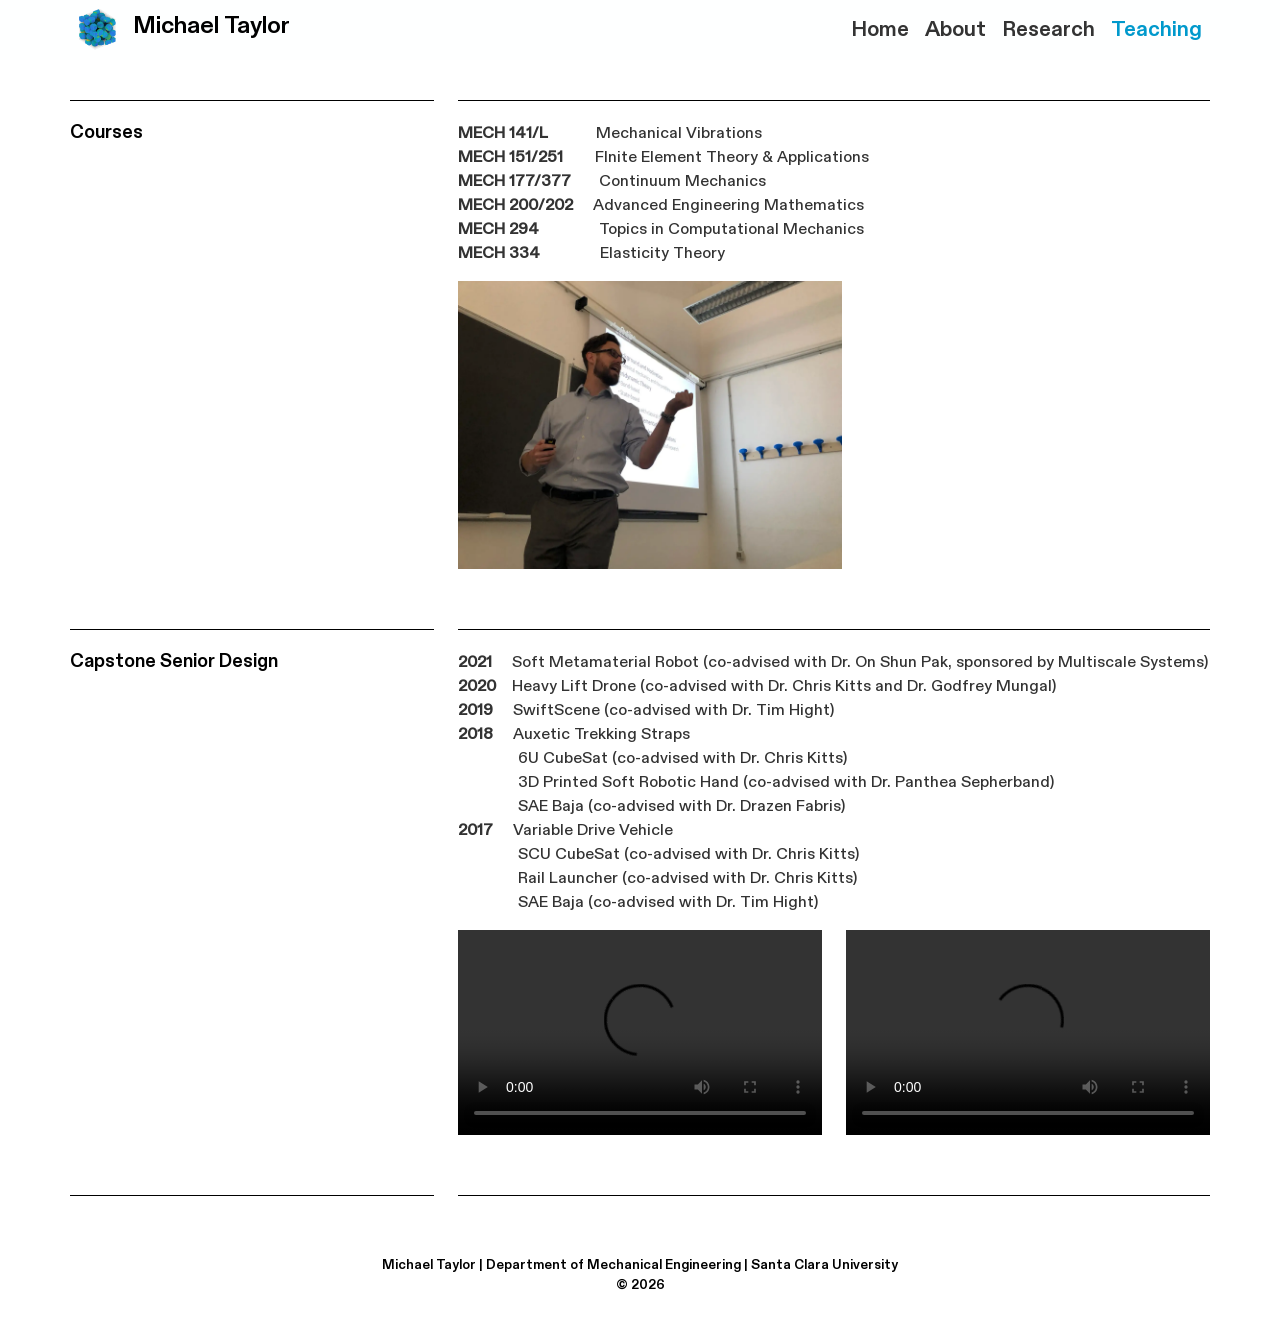
<file: teaching/index.html>
<!doctype html>
<html lang="en">
<head>
    <meta charset="utf-8">
    <meta name="keywords" content="">
    <meta name="description" content="">
    <meta name="viewport" content="width=device-width, initial-scale=1.0, viewport-fit=cover">
	<link rel="canonical" href="https://mickjt.github.io/teaching/">
	<meta name="robots" content="index, follow">
    <link rel="shortcut icon" type="image/png" href="../favicon.png">
    
	<link rel="stylesheet" type="text/css" href="../css/bootstrap.min.css?1528">
	<link rel="stylesheet" type="text/css" href="../style.css?191">
	<link rel="stylesheet" type="text/css" href="../css/animate.min.css?8458">
	
    <title>Teaching</title>


    
<!-- Analytics -->
 
<!-- Analytics END -->
    
</head>
<body data-clean-url="true">

<!-- Preloader -->
<div id="page-loading-blocs-notifaction" class="page-preloader"></div>
<!-- Preloader END -->


<!-- Main container -->
<div class="page-container">
    
<!-- bloc-0 -->
<div class="bloc bgc-1686 l-bloc sticky-nav" id="bloc-0">
	<div class="container bloc-sm bloc-no-padding-lg">
		<div class="row">
			<div class="col">
				<nav class="navbar navbar-light row navbar-expand-md pt-lg-0 pb-lg-0" role="navigation">
					<div class="container-fluid">
						<a class="navbar-brand img-protected link-style ltc-3036" href="../"><picture><source type="image/webp" srcset="../img/particles.webp"><img src="../img/particles.png" alt="logo" class="me-2" width="55" height="50"></picture>Michael Taylor</a>
						<button id="nav-toggle" type="button" class="ui-navbar-toggler navbar-toggler border-0 p-0 ms-auto" aria-expanded="false" aria-label="Toggle navigation" data-bs-toggle="collapse" data-bs-target=".navbar-31068">
							<span class="navbar-toggler-icon"><svg height="32" viewBox="0 0 32 32" width="32"><path class="svg-menu-icon" d="m2 9h28m-28 7h28m-28 7h28"></path></svg></span>
						</button>
						<div class="collapse navbar-collapse navbar-31068">
								<ul class="site-navigation nav navbar-nav ms-auto">
									<li class="nav-item">
										<a href="../" class="nav-link">Home</a>
									</li>
									<li class="nav-item">
										<a href="../about/" class="a-btn nav-link">About</a>
									</li>
									<li class="nav-item">
										<a href="../research/" class="a-btn nav-link">Research</a>
									</li>
									<li class="nav-item">
										<a href="." data-active-page="active-page-link" class="a-btn nav-link">Teaching</a>
									</li>
								</ul>
							</div>
					</div>
				</nav>
			</div>
		</div>
	</div>
</div>
<!-- bloc-0 END -->

<!-- bloc-9 -->
<div class="bloc none l-bloc" id="bloc-9">
	<div class="container bloc-lg bloc-sm-lg">
		<div class="row">
			<div class="col-sm-4 col text-start">
				<div class="divider-h divider">
				</div>
				<h5 class="mb-4 mb-lg-1 h5-style">
					<strong>Courses</strong>
				</h5>
			</div>
			<div class="col-sm-8 col text-start ">
				<div class="divider-h divider">
				</div>
				<p class="text-justify p-2-style">
					<strong>MECH 141/L&nbsp;</strong>&nbsp; &nbsp; &nbsp; &nbsp; &nbsp; &nbsp;Mechanical Vibrations<br><strong>MECH 151/251</strong>&nbsp; &nbsp; &nbsp; &nbsp; FInite Element Theory & Applications<br><strong>MECH 177/377</strong>&nbsp; &nbsp; &nbsp; &nbsp;Continuum Mechanics<br><strong>MECH 200/202</strong>&nbsp; &nbsp; &nbsp;Advanced Engineering Mathematics<br><strong>MECH 294</strong>&nbsp; &nbsp; &nbsp; &nbsp; &nbsp; &nbsp; &nbsp; &nbsp;Topics in Computational Mechanics<br><strong>MECH 334 &nbsp;</strong>&nbsp; &nbsp; &nbsp; &nbsp; &nbsp; &nbsp; &nbsp;Elasticity Theory &nbsp;
				</p><picture><source type="image/webp" srcset="../img/lazyload-ph.png" data-srcset="../img/Teaching2.webp"><img src="../img/lazyload-ph.png" data-src="../img/Teaching2.JPG" class="img-fluid img-protected img-teachi-style float-lg-none lazyload" alt="Teaching.JPG" width="384" height="288"></picture>
			</div>
		</div>
	</div>
</div>
<!-- bloc-9 END -->

<!-- bloc-10 -->
<div class="bloc l-bloc" id="bloc-10">
	<div class="container bloc-lg bloc-sm-lg">
		<div class="row">
			<div class="col-sm-4 col text-start">
				<div class="divider-h divider">
				</div>
				<h5 class="mb-4 h5-style">
					<strong>Capstone Senior Design</strong>
				</h5>
			</div>
			<div class="col-sm-8 col text-start">
				<div class="divider-h divider">
				</div>
				<p class="p-2-style">
					<strong>2021</strong> &nbsp; &nbsp; Soft Metamaterial Robot (co-advised with Dr. On Shun Pak, sponsored by Multiscale Systems)<br><strong>2020</strong>&nbsp; &nbsp; Heavy Lift Drone (co-advised with Dr. Chris Kitts and Dr. Godfrey Mungal)<br><strong>2019</strong> &nbsp; &nbsp; SwiftScene (co-advised with Dr. Tim Hight)<br><strong>2018</strong>&nbsp; &nbsp; &nbsp;Auxetic Trekking Straps<br>&nbsp; &nbsp; &nbsp; &nbsp; &nbsp; &nbsp; &nbsp; &nbsp;6U CubeSat (co-advised with Dr. Chris Kitts)<br>&nbsp; &nbsp; &nbsp; &nbsp; &nbsp; &nbsp; &nbsp; &nbsp;3D Printed Soft Robotic Hand (co-advised with Dr. Panthea Sepherband)<br>&nbsp; &nbsp; &nbsp; &nbsp; &nbsp; &nbsp; &nbsp; &nbsp;SAE Baja (co-advised with Dr. Drazen Fabris)<br><strong>2017</strong>&nbsp; &nbsp; &nbsp;Variable Drive Vehicle<br>&nbsp; &nbsp; &nbsp; &nbsp; &nbsp; &nbsp; &nbsp; &nbsp;SCU CubeSat (co-advised with Dr. Chris Kitts)<br>&nbsp; &nbsp; &nbsp; &nbsp; &nbsp; &nbsp; &nbsp; &nbsp;Rail Launcher (co-advised with Dr. Chris Kitts)<br>&nbsp; &nbsp; &nbsp; &nbsp; &nbsp; &nbsp; &nbsp; &nbsp;SAE Baja (co-advised with Dr. Tim Hight)<br>
				</p>
				<div class="row">
					<div class="col">
						<div class="ratio ratio-16x9">
							<video controls="" class="embed-responsive-item lazyload" data-src="../vid/Soft%20Robot.mp4">
								Your browser does not support HTML5 video.
							</video>
						</div>
					</div>
					<div class="col">
						<div class="ratio ratio-16x9">
							<video controls="" class="embed-responsive-item lazyload" data-src="../vid/AuxeticStraps_Horiz.mp4">
								Your browser does not support HTML5 video.
							</video>
						</div>
					</div>
				</div>
			</div>
		</div>
	</div>
</div>
<!-- bloc-10 END -->

<!-- bloc-14 -->
<div class="bloc l-bloc" id="bloc-14">
	<div class="container bloc-lg bloc-sm-lg">
		<div class="row">
			<div class="col-sm-4 col text-start">
				<div class="divider-h divider">
				</div>
			</div>
			<div class="col-sm-8 col text-start">
				<div class="divider-h divider">
				</div>
			</div>
		</div>
	</div>
</div>
<!-- bloc-14 END -->

<!-- ScrollToTop Button -->
<button aria-label="Scroll to top button" class="bloc-button btn btn-d scrollToTop" onclick="scrollToTarget('1',this)"><svg xmlns="http://www.w3.org/2000/svg" width="22" height="22" viewBox="0 0 32 32"><path class="scroll-to-top-btn-icon" d="M30,22.656l-14-13-14,13"/></svg></button>
<!-- ScrollToTop Button END-->


<!-- bloc-6 -->
<div class="bloc l-bloc" id="bloc-6">
	<div class="container bloc-lg bloc-sm-lg">
		<div class="row">
			<div class="col-12">
				<p class="text-lg-center footer-style mx-auto d-block text-sm-center text-center">
					Michael Taylor | Department of Mechanical Engineering | Santa Clara University<br>© 2026
				</p>
			</div>
		</div>
	</div>
</div>
<!-- bloc-6 END -->

</div>
<!-- Main container END -->
    


<!-- Additional JS -->
<script src="../js/bootstrap.bundle.min.js?8088"></script>
<script src="../js/blocs.min.js?9020"></script>
<script src="../js/lazysizes.min.js" defer></script><!-- Additional JS END -->
<!-- Video / Audio Player Auto Pause JS -->
<script>let activePlayer = null; const players = document.querySelectorAll('audio, video'); players.forEach(player => { player.addEventListener('play', function() { if (activePlayer && activePlayer !== this && !activePlayer.hasAttribute('autoplay')) { activePlayer.pause(); } activePlayer = this; }); });</script>
<!-- Video / Audio Player Auto Pause JS -->

</body>
</html>
</file>
<file: style.css>
/*-----------------------------------------------------------------------------------
	Michael Taylor Home
	About: Michael Taylor's homepage.
	Author: Michael Taylor
	Version: 1.0
	Built with Blocs
-----------------------------------------------------------------------------------*/
body{
	margin:0;
	padding:0;
    background:#FFFFFF;
    overflow-x:hidden;
    -webkit-font-smoothing: antialiased;
    -moz-osx-font-smoothing: grayscale;
}
.page-container{overflow: hidden;} /* Prevents unwanted scroll space when scroll FX used. */
a,button{transition: background .3s ease-in-out;outline: none!important;} /* Prevent blue selection glow on Chrome and Safari */
a:hover{text-decoration: none; cursor:pointer;}
.scroll-fx-lock-init{position:fixed!important;top: 0;bottom: 0;left: :0;right: 0;z-index:99999;} /* ScrollFX Lock */
.blocs-grid-container{display: grid!important;grid-template-columns: 1fr 1fr;grid-template-rows: auto auto;column-gap: 1.5rem;row-gap: 1.5rem;} /* CSS Grid */
nav .dropdown-menu .nav-link{color:rgba(0,0,0,0.6)!important;} /* Maintain Downdown Menu Link Color in Navigation */
[data-bs-theme="dark"] nav .dropdown-menu .nav-link{color:var(--bs-dropdown-link-color)!important;} /* Maintain Downdown Menu Link Color in Navigation in Darkmode */


/* Preloader */

.page-preloader{position: fixed;top: 0;bottom: 0;width: 100%;z-index:100000;background:#FFFFFF url("img/pageload-spinner.gif") no-repeat center center;animation-name: preloader-fade;animation-delay: 2s;animation-duration: 0.5s;animation-fill-mode: both;}
.preloader-complete{animation-delay:0.1s;}
@keyframes preloader-fade {0% {opacity: 1;visibility: visible;}100% {opacity: 0;visibility: hidden;}}

/* = Web Fonts
-------------------------------------------------------------- */

@font-face {
	font-family:'OlympicSans-Bold';
	src: url('./fonts/OlympicSans-Bold/OlympicSans-Bold.woff2');
	src: url('./fonts/OlympicSans-Bold/OlympicSans-Bold.woff2') format('woff2'),
	url('./fonts/OlympicSans-Bold/OlympicSans-Bold.woff') format('woff'),
	url('./fonts/OlympicSans-Bold/OlympicSans-Bold.eot?#iefix') format('embedded-opentype'),
	url('./fonts/OlympicSans-Bold/OlympicSans-Bold.ttf') format('truetype');
	font-weight: normal;
	font-style: normal;
	font-display:swap;
}

@font-face {
	font-family:'OlympicSans';
	src: url('./fonts/OlympicSans/OlympicSans.woff2');
	src: url('./fonts/OlympicSans/OlympicSans.woff2') format('woff2'),
	url('./fonts/OlympicSans/OlympicSans.woff') format('woff'),
	url('./fonts/OlympicSans/OlympicSans.eot?#iefix') format('embedded-opentype'),
	url('./fonts/OlympicSans/OlympicSans.ttf') format('truetype');
	font-weight: normal;
	font-style: normal;
	font-display:swap;
}

@font-face {
	font-family:'OlympicSans-Medium';
	src: url('./fonts/OlympicSans-Medium/OlympicSans-Medium.woff2');
	src: url('./fonts/OlympicSans-Medium/OlympicSans-Medium.woff2') format('woff2'),
	url('./fonts/OlympicSans-Medium/OlympicSans-Medium.woff') format('woff'),
	url('./fonts/OlympicSans-Medium/OlympicSans-Medium.eot?#iefix') format('embedded-opentype'),
	url('./fonts/OlympicSans-Medium/OlympicSans-Medium.ttf') format('truetype');
	font-weight: normal;
	font-style: normal;
	font-display:swap;
}

/* = Blocs
-------------------------------------------------------------- */

.bloc{
	width:100%;
	clear:both;
	background: 50% 50% no-repeat;
	padding:0 20px;
	-webkit-background-size: cover;
	-moz-background-size: cover;
	-o-background-size: cover;
	background-size: cover;
	position:relative;
	display:flex;
}
.bloc .container{
	padding-left:0;
	padding-right:0;
	position:relative;
}


/* Sizes */

.bloc-lg{
	padding:100px 20px;
}
.bloc-sm{
	padding:20px;
}


/* Dark theme */

.d-bloc{
	color:rgba(255,255,255,.7);
}
.d-bloc button:hover{
	color:rgba(255,255,255,.9);
}
.d-bloc .icon-round,.d-bloc .icon-square,.d-bloc .icon-rounded,.d-bloc .icon-semi-rounded-a,.d-bloc .icon-semi-rounded-b{
	border-color:rgba(255,255,255,.9);
}
.d-bloc .divider-h span{
	border-color:rgba(255,255,255,.2);
}
.d-bloc .a-btn,.d-bloc .navbar a, .d-bloc a .icon-sm, .d-bloc a .icon-md, .d-bloc a .icon-lg, .d-bloc a .icon-xl, .d-bloc h1 a, .d-bloc h2 a, .d-bloc h3 a, .d-bloc h4 a, .d-bloc h5 a, .d-bloc h6 a, .d-bloc p a{
	color:rgba(255,255,255,.6);
}
.d-bloc .a-btn:hover,.d-bloc .navbar a:hover,.d-bloc a:hover .icon-sm, .d-bloc a:hover .icon-md, .d-bloc a:hover .icon-lg, .d-bloc a:hover .icon-xl, .d-bloc h1 a:hover, .d-bloc h2 a:hover, .d-bloc h3 a:hover, .d-bloc h4 a:hover, .d-bloc h5 a:hover, .d-bloc h6 a:hover, .d-bloc p a:hover{
	color:rgba(255,255,255,1);
}
.d-bloc .navbar-toggle .icon-bar{
	background:rgba(255,255,255,1);
}
.d-bloc .btn-wire,.d-bloc .btn-wire:hover{
	color:rgba(255,255,255,1);
	border-color:rgba(255,255,255,1);
}
.d-bloc .card{
	color:rgba(0,0,0,.5);
}
.d-bloc .card button:hover{
	color:rgba(0,0,0,.7);
}
.d-bloc .card icon{
	border-color:rgba(0,0,0,.7);
}
.d-bloc .card .divider-h span{
	border-color:rgba(0,0,0,.1);
}
.d-bloc .card .a-btn{
	color:rgba(0,0,0,.6);
}
.d-bloc .card .a-btn:hover{
	color:rgba(0,0,0,1);
}
.d-bloc .card .btn-wire, .d-bloc .card .btn-wire:hover{
	color:rgba(0,0,0,.7);
	border-color:rgba(0,0,0,.3);
}


/* Light theme */

.d-bloc .card,.l-bloc{
	color:rgba(0,0,0,.5);
}
.d-bloc .card button:hover,.l-bloc button:hover{
	color:rgba(0,0,0,.7);
}
.l-bloc .icon-round,.l-bloc .icon-square,.l-bloc .icon-rounded,.l-bloc .icon-semi-rounded-a,.l-bloc .icon-semi-rounded-b{
	border-color:rgba(0,0,0,.7);
}
.d-bloc .card .divider-h span,.l-bloc .divider-h span{
	border-color:rgba(0,0,0,.1);
}
.d-bloc .card .a-btn,.l-bloc .a-btn,.l-bloc .navbar a,.l-bloc a .icon-sm, .l-bloc a .icon-md, .l-bloc a .icon-lg, .l-bloc a .icon-xl, .l-bloc h1 a, .l-bloc h2 a, .l-bloc h3 a, .l-bloc h4 a, .l-bloc h5 a, .l-bloc h6 a, .l-bloc p a{
	color:rgba(0,0,0,.6);
}
.d-bloc .card .a-btn:hover,.l-bloc .a-btn:hover,.l-bloc .navbar a:hover, .l-bloc a:hover .icon-sm, .l-bloc a:hover .icon-md, .l-bloc a:hover .icon-lg, .l-bloc a:hover .icon-xl, .l-bloc h1 a:hover, .l-bloc h2 a:hover, .l-bloc h3 a:hover, .l-bloc h4 a:hover, .l-bloc h5 a:hover, .l-bloc h6 a:hover, .l-bloc p a:hover{
	color:rgba(0,0,0,1);
}
.l-bloc .navbar-toggle .icon-bar{
	color:rgba(0,0,0,.6);
}
.d-bloc .card .btn-wire,.d-bloc .card .btn-wire:hover,.l-bloc .btn-wire,.l-bloc .btn-wire:hover{
	color:rgba(0,0,0,.7);
	border-color:rgba(0,0,0,.3);
}


/* = NavBar
-------------------------------------------------------------- */

/* = Sticky Nav
-------------------------------------------------------------- */

.sticky-nav.sticky{
	position:fixed;
	top:0;
	z-index:1000;
	box-shadow:0 1px 2px rgba(0,0,0,.3);
	 transition: all .2s ease-out;
}
/* Navbar Icon */
.svg-menu-icon{
	fill: none;
	stroke: rgba(0,0,0,0.5);
	stroke-width: 2px;
	fill-rule: evenodd;
}
.navbar-dark .svg-menu-icon{
	stroke: rgba(255,255,255,0.5);
}
.menu-icon-thin-bars{
	stroke-width: 1px;
}
.menu-icon-thick-bars{
	stroke-width: 5px;
}
.menu-icon-rounded-bars{
	stroke-width: 3px;
	stroke-linecap: round;
}
.menu-icon-filled{
	fill: rgba(0,0,0,0.5);
	stroke-width: 0px;
}
.navbar-dark .menu-icon-filled{
	fill: rgba(255,255,255,0.5);
}
.navbar-toggler-icon{
	background: none!important;
	pointer-events: none;
	width: 33px;
	height: 33px;
}
/* Handle Multi Level Navigation */
.dropdown-menu .dropdown-menu{
	border:none}
@media (min-width:576px){
	
.navbar-expand-sm .dropdown-menu .dropdown-menu{
	border:1px solid rgba(0,0,0,.15);
	position:absolute;
	left:100%;
	top:-7px}.navbar-expand-sm .dropdown-menu .submenu-left{
	right:100%;
	left:auto}}@media (min-width:768px){
	.navbar-expand-md .dropdown-menu .dropdown-menu{
	border:1px solid rgba(0,0,0,.15);
	border:1px solid rgba(0,0,0,.15);
	position:absolute;
	left:100%;
	top:-7px}.navbar-expand-md .dropdown-menu .submenu-left{
	right:100%;
	left:auto}}@media (min-width:992px){
	.navbar-expand-lg .dropdown-menu .dropdown-menu{
	border:1px solid rgba(0,0,0,.15);
	position:absolute;
	left:100%;
	top:-7px}.navbar-expand-lg .dropdown-menu .submenu-left{
	right:100%;
	left:auto}
}
/* = Bric adjustment margins
-------------------------------------------------------------- */

.mg-md{
	margin-top:10px;
	margin-bottom:20px;
}

/* = Buttons
-------------------------------------------------------------- */

.btn-d,.btn-d:hover,.btn-d:focus{
	color:#FFF;
	background:rgba(0,0,0,.3);
}

/* Prevent ugly blue glow on chrome and safari */
button{
	outline: none!important;
}




.text-justify{
	text-align: justify;
}


.card-sq, .card-sq .card-header, .card-sq .card-footer{
	border-radius:0;
}
.card-rd{
	border-radius:30px;
}
.card-rd .card-header{
	border-radius:29px 29px 0 0;
}
.card-rd .card-footer{
	border-radius:0 0 29px 29px;
}
/* = Masonary
-------------------------------------------------------------- */
.card-columns .card {
	margin-bottom: 0.75rem;
}
@media (min-width: 576px) {
	.card-columns {
	-webkit-column-count: 3;
	-moz-column-count: 3;
	column-count: 3;
	-webkit-column-gap: 1.25rem;
	-moz-column-gap: 1.25rem;
	column-gap: 1.25rem;
	orphans: 1;
	widows: 1;
}
.card-columns .card {
	display: inline-block;
	width: 100%;
}
}
/* = Classic Dividers
-------------------------------------------------------------- */
.divider-h{
	min-height: 1px;
	background-color:rgba(0,0,0,.2);
	margin: 20px 0;
}
.divider-half{
	width: 50%;
}
.dropdown-menu .divider-h{
	margin:0;
}




/* ScrollToTop button */

.scrollToTop{
	width:36px;
	height:36px;
	padding:5px;
	position:fixed;
	bottom:20px;
	right:20px;
	opacity:0;
	z-index:999;
	transition: all .3s ease-in-out;
	pointer-events:none;
}
.showScrollTop{
	opacity: 1;
	pointer-events:all;
}
.scroll-to-top-btn-icon{
	fill: none;
	stroke: #fff;
	stroke-width: 2px;
	fill-rule: evenodd;
	stroke-linecap:round;
}

/* = Custom Styling
-------------------------------------------------------------- */

h1,h2,h3,h4,h5,h6,p,label,.btn,a{
	font-family:"OlympicSans";
	color:#333333!important;
}
.container{
	max-width:1140px;
}
.divider{
	background-color:#000000;
}
.h5-style{
	font-family:"OlympicSans-Bold";
	text-align:left;
	color:#000000!important;
	font-size:14pt;
}
.p-style{
	font-family:"OlympicSans-Medium";
	color:rgba(0,0,0,0.60)!important;
	font-size:14px;
}
.p-2-style{
	font-family:"OlympicSans-Medium";
	text-align:justify;
	color:#333333!important;
	width:100%;
}
.page-bg{
	background-image:url("img/Arrows_crop.png");
	background-image: -webkit-image-set(url("img/Arrows_crop.webp") 1x,
url("img/Arrows_crop.webp") 2x);background-image: image-set(url("img/Arrows_crop.png") 1x,
url("img/Arrows_crop.png") 2x,url("img/Arrows_crop.webp") 1x,
url("img/Arrows_crop.webp") 2x);
	background-size:100% auto;
	background-repeat:no-repeat;
	background-position:center center;
}
.about-bg{
	background-color:#6699CC;
	background-blend-mode:normal;
}
.h1-style{
	font-family:"OlympicSans-Bold";
	color:#000000!important;
	font-size:50pt;
}
.p-3-style{
	font-family:"OlympicSans";
	color:#000000!important;
	font-size:14pt;
}
.navbar-nav li a{
	font-family:"OlympicSans-Bold";
	font-size:16pt;
}
.navbar-nav li a:hover{
	color:#99FF00!important;
}
.navbar-nav li a:active{
	color:#99FF00!important;
}
.navbar-nav li a:focus{
	color:#99FF00!important;
}
.active-page-link{
	font-family:"OlympicSans-Bold";
	color:#0099CC!important;
	text-decoration:none;
}
.footer-style{
	font-family:"OlympicSans-Bold";
	color:#000000!important;
	font-size:10pt;
}
.bloc-divider-t-fill{
	fill:#006699;
}
.bloc-fill{
	fill:#669933;
}
.link-style{
	font-family:"OlympicSans-Bold";
	line-height:5pt;
	font-size:18pt;
}
.img-teachi-style{
	width:384px;
	border-radius:0px 0px 0px 0px;
}
.img-bloc-7-style{
	width:582px;
}
.img-style{
	width:299px;
}
.img-vprtayl-style{
	width:493px;
}
.img-bloc-8-style{
	width:252px;
}
.img-bloc-9-style{
	width:568px;
}
.img-bloc-11-style{
	width:511px;
}
.p---style{
	width:100%;
}
.img---style{
	border-radius:0px 0px 0px 0px;
	width:40px;
}
.row-style{
	width:66.76%;
}
.navbar-brand img{
	width:55px;
}
.img-pdlipidruptu-style{
	width:261px;
}
.img-3-style{
	width:274px;
	border-radius:0px 0px 0px 0px;
}
.bloc-bg-img{
	height:1000px;
	background-image:url("img/arrowsWelcome.png");
	background-image: -webkit-image-set(url("img/arrowsWelcome.webp") 1x,
url("img/arrowsWelcome.webp") 2x);background-image: image-set(url("img/arrowsWelcome.png") 1x,
url("img/arrowsWelcome.png") 2x,url("img/arrowsWelcome.webp") 1x,
url("img/arrowsWelcome.webp") 2x);
}
.p-5-style{
	font-size:16px;
	width:100%;
}
.img-flye-style{
	width:29px;
}

/* = Colour
-------------------------------------------------------------- */

/* Swatch Variables */
:root{
	
	--swatch-var-3036:#000000;
	
	--swatch-var-1686:#FEFFFF;
	
}


/* Background colour styles */

.bgc-1686{
	background-color:var(--swatch-var-1686);
}

/* Link colour styles */

.ltc-3036{
	color:var(--swatch-var-3036)!important;
}
.ltc-3036:hover{
	color:#000000!important;
}

/* Bloc image backgrounds */




/* = Bloc Padding Multi Breakpoint
-------------------------------------------------------------- */

@media (min-width: 576px) {
    .bloc-xxl-sm{padding:200px 20px;}
    .bloc-xl-sm{padding:150px 20px;}
    .bloc-lg-sm{padding:100px 20px;}
    .bloc-md-sm{padding:50px 20px;}
    .bloc-sm-sm{padding:20px;}
    .bloc-no-padding-sm{padding:0 20px;}
}
@media (min-width: 768px) {
    .bloc-xxl-md{padding:200px 20px;}
    .bloc-xl-md{padding:150px 20px;}
    .bloc-lg-md{padding:100px 20px;}
    .bloc-md-md{padding:50px 20px;}
    .bloc-sm-md{padding:20px 20px;}
    .bloc-no-padding-md{padding:0 20px;}
}
@media (min-width: 992px) {
    .bloc-xxl-lg{padding:200px 20px;}
    .bloc-xl-lg{padding:150px 20px;}
    .bloc-lg-lg{padding:100px 20px;}
    .bloc-md-lg{padding:50px 20px;}
    .bloc-sm-lg{padding:20px;}
    .bloc-no-padding-lg{padding:0 20px;}
}


/* = Mobile adjustments 
-------------------------------------------------------------- */
@media (max-width: 1024px)
{
    .bloc.full-width-bloc, .bloc-tile-2.full-width-bloc .container, .bloc-tile-3.full-width-bloc .container, .bloc-tile-4.full-width-bloc .container{
        padding-left: 0; 
        padding-right: 0;  
    }
}
@media (max-width: 991px)
{
    .container{width:100%;}
    .bloc{padding-left: constant(safe-area-inset-left);padding-right: constant(safe-area-inset-right);} /* iPhone X Notch Support*/
    .bloc-group, .bloc-group .bloc{display:block;width:100%;}
}
@media (max-width: 767px)
{
    .bloc-tile-2 .container, .bloc-tile-3 .container, .bloc-tile-4 .container{
        padding-left:0;padding-right:0;
    }
    .btn-dwn{
       display:none; 
    }
    .voffset{
        margin-top:5px;
    }
    .voffset-md{
        margin-top:20px;
    }
    .voffset-lg{
        margin-top:30px;
    }
    form{
        padding:5px;
    }
    .close-lightbox{
        display:inline-block;
    }
    .blocsapp-device-iphone5{
	   background-size: 216px 425px;
	   padding-top:60px;
	   width:216px;
	   height:425px;
    }
    .blocsapp-device-iphone5 img{
	   width: 180px;
	   height: 320px;
    }
}

@media (max-width: 991px){
	.page-bg{
		background-size:100% 100%;
	}
	div[class^="col-"], div[class*=" col-"]{
		margin-top: 30px;
		margin-bottom: 30px;
	}
	.full-width-bloc div[class^="col-"], .full-width-bloc div[class*=" col-"]{
		margin-top: 0;
		margin-bottom: 0;
	}
	
}

@media (max-width: 767px){
	.page-bg{
		background-size:cover;
	}
	
}
</file>
